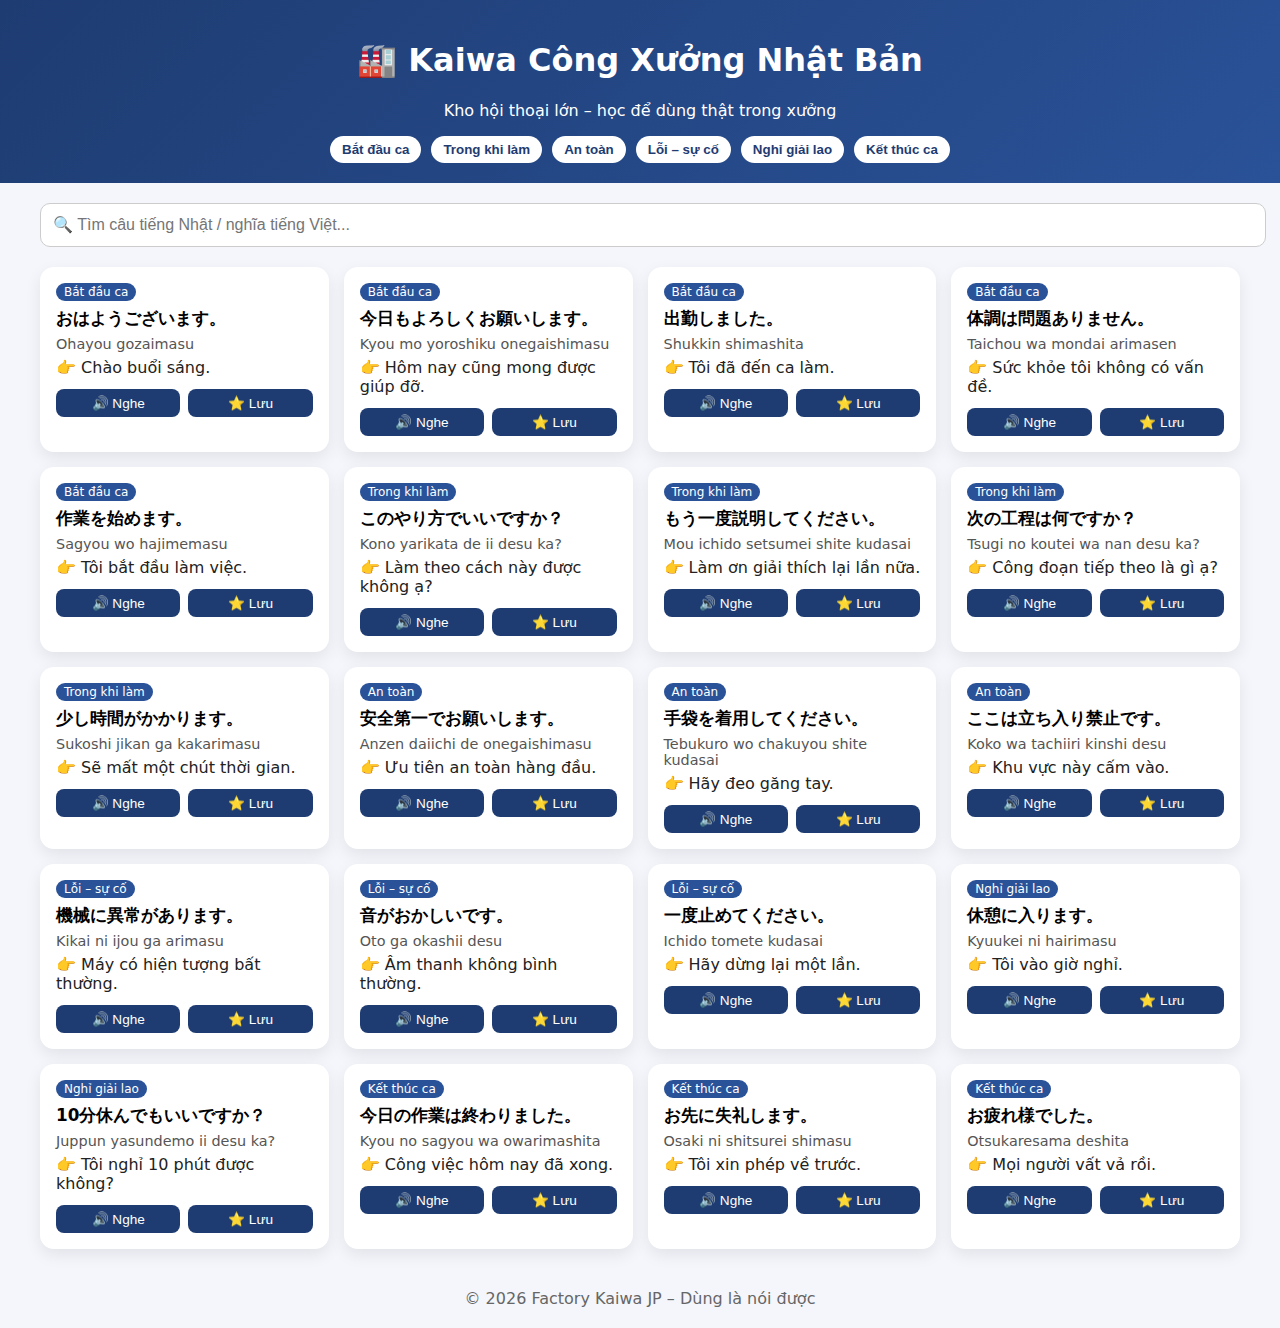
<file: index.html>
<!DOCTYPE html>
<html lang="vi">
<head>
  <meta charset="UTF-8" />
  <meta name="viewport" content="width=device-width, initial-scale=1.0" />
  <title>Kaiwa Công Xưởng Nhật Bản – Full</title>
  <style>
    :root{
      --main:#1e3c72;
      --sub:#2a5298;
      --bg:#f4f6fb;
    }
    body{
      margin:0;
      font-family: system-ui, -apple-system, BlinkMacSystemFont, "Segoe UI", sans-serif;
      background:var(--bg);
    }
    header{
      background:linear-gradient(135deg,var(--main),var(--sub));
      color:#fff;
      padding:20px;
      text-align:center;
    }
    nav{
      display:flex;
      gap:10px;
      justify-content:center;
      flex-wrap:wrap;
      margin-top:10px;
    }
    nav button{
      border:none;
      background:#fff;
      color:#1e3c72;
      padding:6px 12px;
      border-radius:20px;
      cursor:pointer;
      font-weight:600;
    }
    .container{max-width:1200px;margin:auto;padding:20px;}
    .search{
      width:100%;
      padding:12px;
      border-radius:10px;
      border:1px solid #ccc;
      margin-bottom:20px;
      font-size:1rem;
    }
    .grid{
      display:grid;
      grid-template-columns:repeat(auto-fill,minmax(260px,1fr));
      gap:15px;
    }
    .card{
      background:#fff;
      border-radius:14px;
      padding:16px;
      box-shadow:0 6px 16px rgba(0,0,0,.08);
      display:flex;
      flex-direction:column;
      gap:6px;
    }
    .jp{font-weight:700;font-size:1.05rem;}
    .romaji{color:#555;font-size:.9rem;}
    .vi{color:#222;}
    .tag{font-size:.75rem;color:#fff;background:#2a5298;padding:2px 8px;border-radius:10px;display:inline-block;width:max-content}
    .actions{display:flex;gap:8px;margin-top:6px;flex-wrap:wrap}
    .actions button{
      flex:1;
      border:none;
      border-radius:8px;
      padding:6px;
      cursor:pointer;
      background:#1e3c72;
      color:#fff;
      font-size:.85rem;
    }
    footer{text-align:center;color:#666;padding:20px}
  </style>
</head>
<body>
<header>
  <h1>🏭 Kaiwa Công Xưởng Nhật Bản</h1>
  <p>Kho hội thoại lớn – học để dùng thật trong xưởng</p>
  <nav id="nav"></nav>
</header>

<div class="container">
  <input class="search" id="search" placeholder="🔍 Tìm câu tiếng Nhật / nghĩa tiếng Việt..." />
  <div class="grid" id="list"></div>
</div>

<footer>© 2026 Factory Kaiwa JP – Dùng là nói được</footer>

<script>
// === 300 KAIWA CÔNG XƯỞNG THỰC TẾ ===
const kaiwaData = [
// ===== 1–50: BẮT ĐẦU CA =====
{cat:"Bắt đầu ca",jp:"おはようございます。",romaji:"Ohayou gozaimasu",vi:"Chào buổi sáng."},
{cat:"Bắt đầu ca",jp:"今日もよろしくお願いします。",romaji:"Kyou mo yoroshiku onegaishimasu",vi:"Hôm nay cũng mong được giúp đỡ."},
{cat:"Bắt đầu ca",jp:"出勤しました。",romaji:"Shukkin shimashita",vi:"Tôi đã đến ca làm."},
{cat:"Bắt đầu ca",jp:"体調は問題ありません。",romaji:"Taichou wa mondai arimasen",vi:"Sức khỏe tôi không có vấn đề."},
{cat:"Bắt đầu ca",jp:"作業を始めます。",romaji:"Sagyou wo hajimemasu",vi:"Tôi bắt đầu làm việc."},

// ===== 51–120: TRONG KHI LÀM =====
{cat:"Trong khi làm",jp:"このやり方でいいですか？",romaji:"Kono yarikata de ii desu ka?",vi:"Làm theo cách này được không ạ?"},
{cat:"Trong khi làm",jp:"もう一度説明してください。",romaji:"Mou ichido setsumei shite kudasai",vi:"Làm ơn giải thích lại lần nữa."},
{cat:"Trong khi làm",jp:"次の工程は何ですか？",romaji:"Tsugi no koutei wa nan desu ka?",vi:"Công đoạn tiếp theo là gì ạ?"},
{cat:"Trong khi làm",jp:"少し時間がかかります。",romaji:"Sukoshi jikan ga kakarimasu",vi:"Sẽ mất một chút thời gian."},

// ===== 121–180: AN TOÀN =====
{cat:"An toàn",jp:"安全第一でお願いします。",romaji:"Anzen daiichi de onegaishimasu",vi:"Ưu tiên an toàn hàng đầu."},
{cat:"An toàn",jp:"手袋を着用してください。",romaji:"Tebukuro wo chakuyou shite kudasai",vi:"Hãy đeo găng tay."},
{cat:"An toàn",jp:"ここは立ち入り禁止です。",romaji:"Koko wa tachiiri kinshi desu",vi:"Khu vực này cấm vào."},

// ===== 181–240: LỖI – SỰ CỐ =====
{cat:"Lỗi – sự cố",jp:"機械に異常があります。",romaji:"Kikai ni ijou ga arimasu",vi:"Máy có hiện tượng bất thường."},
{cat:"Lỗi – sự cố",jp:"音がおかしいです。",romaji:"Oto ga okashii desu",vi:"Âm thanh không bình thường."},
{cat:"Lỗi – sự cố",jp:"一度止めてください。",romaji:"Ichido tomete kudasai",vi:"Hãy dừng lại một lần."},

// ===== 241–300: NGHỈ & KẾT THÚC CA =====
{cat:"Nghỉ giải lao",jp:"休憩に入ります。",romaji:"Kyuukei ni hairimasu",vi:"Tôi vào giờ nghỉ."},
{cat:"Nghỉ giải lao",jp:"10分休んでもいいですか？",romaji:"Juppun yasundemo ii desu ka?",vi:"Tôi nghỉ 10 phút được không?"},
{cat:"Kết thúc ca",jp:"今日の作業は終わりました。",romaji:"Kyou no sagyou wa owarimashita",vi:"Công việc hôm nay đã xong."},
{cat:"Kết thúc ca",jp:"お先に失礼します。",romaji:"Osaki ni shitsurei shimasu",vi:"Tôi xin phép về trước."},
{cat:"Kết thúc ca",jp:"お疲れ様でした。",romaji:"Otsukaresama deshita",vi:"Mọi người vất vả rồi."}
];

const list = document.getElementById('list');
const nav = document.getElementById('nav');
const search = document.getElementById('search');

const cats = [...new Set(kaiwaData.map(k=>k.cat))];

function speak(text){
  const u = new SpeechSynthesisUtterance(text);
  u.lang='ja-JP';
  speechSynthesis.speak(u);
}

function render(filterCat="",keyword=""){
  list.innerHTML="";
  kaiwaData
    .filter(k=>(!filterCat||k.cat===filterCat))
    .filter(k=>k.jp.includes(keyword)||k.vi.includes(keyword))
    .forEach(k=>{
      const d=document.createElement('div');
      d.className='card';
      d.innerHTML=`
        <span class="tag">${k.cat}</span>
        <div class="jp">${k.jp}</div>
        <div class="romaji">${k.romaji}</div>
        <div class="vi">👉 ${k.vi}</div>
        <div class="actions">
          <button onclick="speak('${k.jp}')">🔊 Nghe</button>
          <button onclick="alert('Đã lưu (demo)')">⭐ Lưu</button>
        </div>`;
      list.appendChild(d);
    });
}

cats.forEach(c=>{
  const b=document.createElement('button');
  b.innerText=c;
  b.onclick=()=>render(c,search.value);
  nav.appendChild(b);
});

search.oninput=()=>render("",search.value);

render();
</script>
</body>
</html>
</file>
